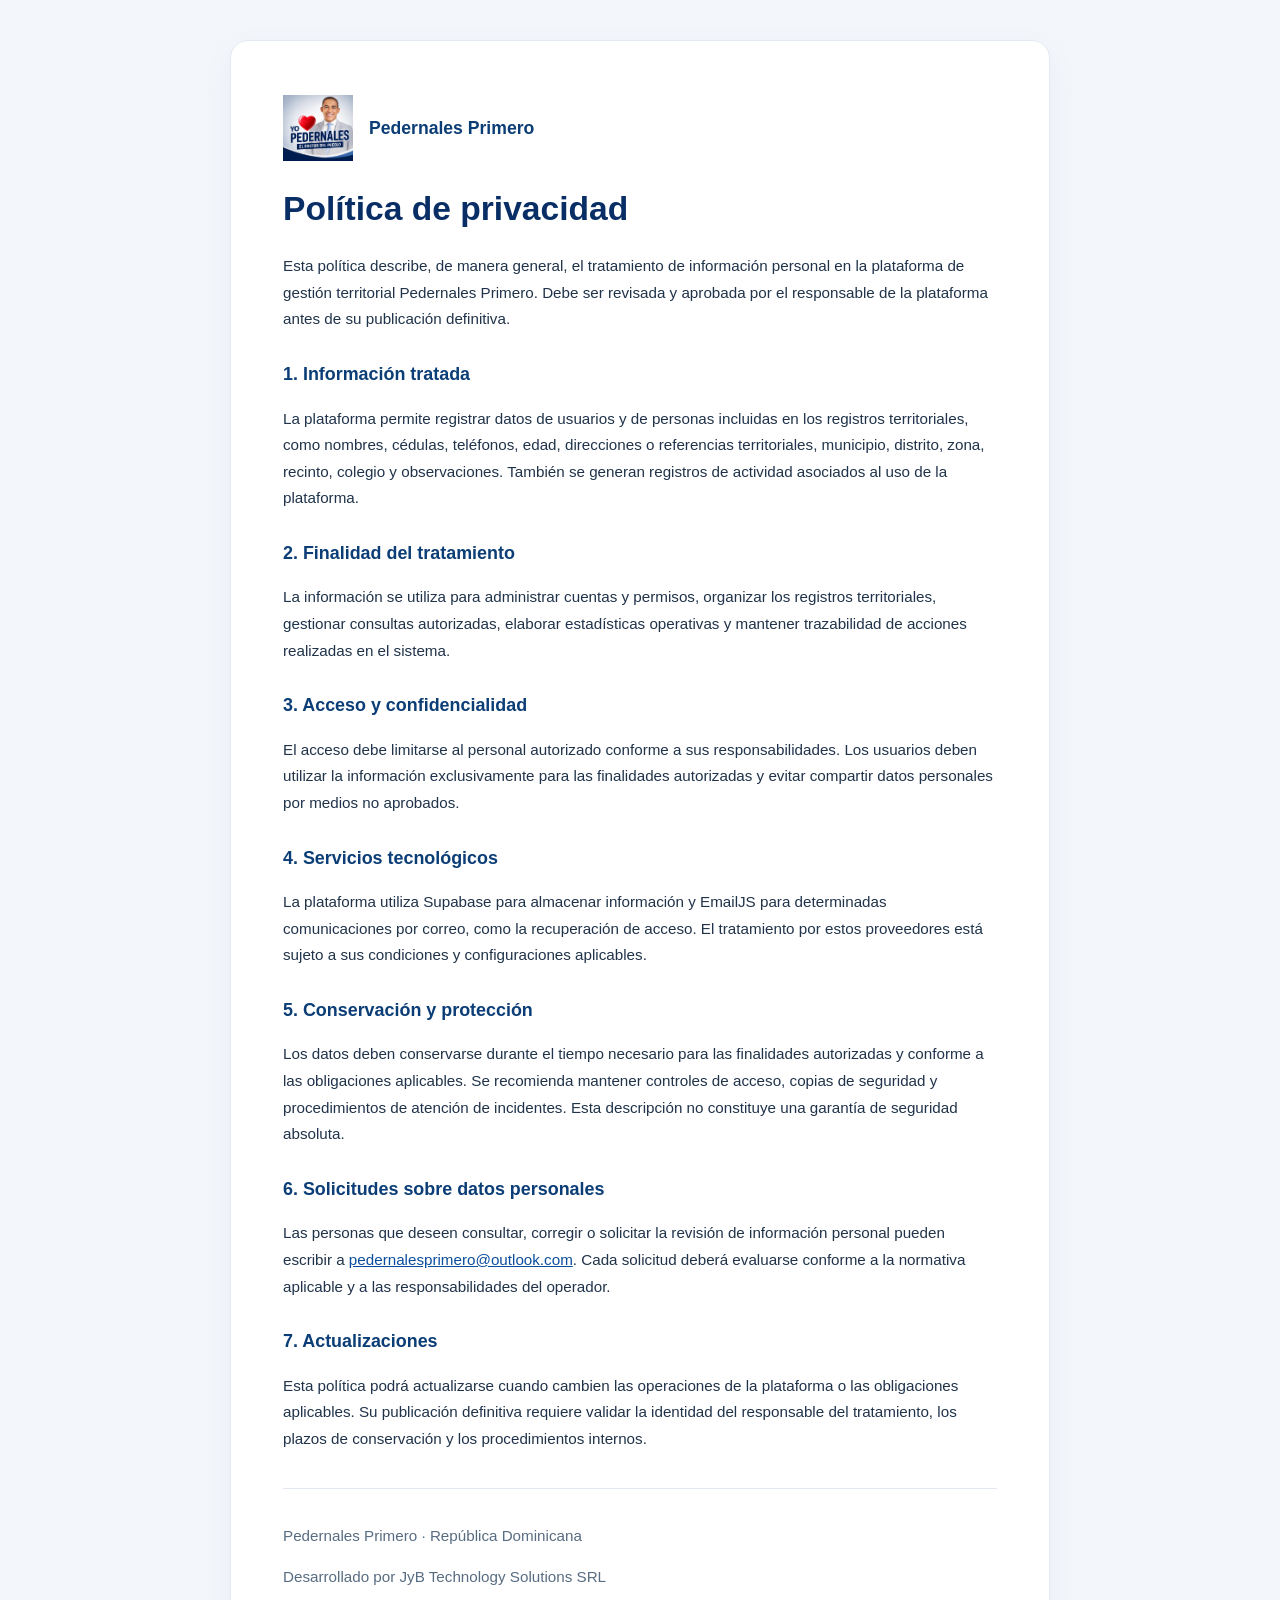
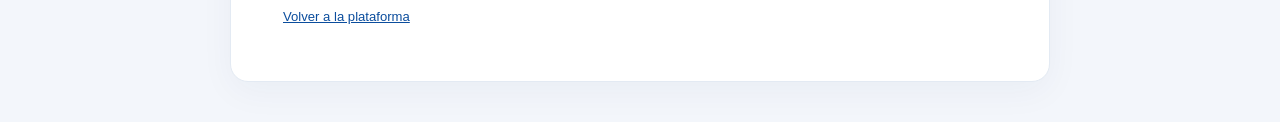
<file: privacidad.html>
<!DOCTYPE html>
<html lang="es">
<head>
<meta charset="UTF-8">
<meta name="viewport" content="width=device-width, initial-scale=1">
<title>Política de privacidad | Pedernales Primero</title>
<link rel="icon" href="Logos/logo-pedernales.png">
<style>*{box-sizing:border-box}body{margin:0;background:#f3f6fb;color:#20334a;font-family:Inter,Arial,sans-serif;line-height:1.75}main{width:min(820px,calc(100% - 32px));margin:40px auto;background:#fff;border:1px solid #e3eaf3;border-radius:18px;padding:clamp(22px,5vw,52px);box-shadow:0 10px 35px #12345b0b}header{display:flex;align-items:center;gap:16px;margin-bottom:24px}header img{width:70px;height:70px;object-fit:contain}header strong{font-size:1.1rem;color:#0b3d76}h1{color:#092e65;font-size:clamp(1.6rem,4vw,2.1rem);line-height:1.3}h2{font-size:1.12rem;color:#0b3d76;margin-top:26px}p,li{font-size:.95rem}a{color:#0b4d9d}footer{margin-top:36px;padding-top:18px;border-top:1px solid #e2e9f2;font-size:.82rem;color:#586c82}@media(max-width:480px){main{margin:16px auto}header img{width:55px;height:55px}}</style>
</head>
<body>
<main>
<header><img src="Logos/logo-pedernales.png" alt="Pedernales Primero"><strong>Pedernales Primero</strong></header>
<h1>Política de privacidad</h1>
<p>Esta política describe, de manera general, el tratamiento de información personal en la plataforma de gestión territorial Pedernales Primero. Debe ser revisada y aprobada por el responsable de la plataforma antes de su publicación definitiva.</p>
<h2>1. Información tratada</h2><p>La plataforma permite registrar datos de usuarios y de personas incluidas en los registros territoriales, como nombres, cédulas, teléfonos, edad, direcciones o referencias territoriales, municipio, distrito, zona, recinto, colegio y observaciones. También se generan registros de actividad asociados al uso de la plataforma.</p>
<h2>2. Finalidad del tratamiento</h2><p>La información se utiliza para administrar cuentas y permisos, organizar los registros territoriales, gestionar consultas autorizadas, elaborar estadísticas operativas y mantener trazabilidad de acciones realizadas en el sistema.</p>
<h2>3. Acceso y confidencialidad</h2><p>El acceso debe limitarse al personal autorizado conforme a sus responsabilidades. Los usuarios deben utilizar la información exclusivamente para las finalidades autorizadas y evitar compartir datos personales por medios no aprobados.</p>
<h2>4. Servicios tecnológicos</h2><p>La plataforma utiliza Supabase para almacenar información y EmailJS para determinadas comunicaciones por correo, como la recuperación de acceso. El tratamiento por estos proveedores está sujeto a sus condiciones y configuraciones aplicables.</p>
<h2>5. Conservación y protección</h2><p>Los datos deben conservarse durante el tiempo necesario para las finalidades autorizadas y conforme a las obligaciones aplicables. Se recomienda mantener controles de acceso, copias de seguridad y procedimientos de atención de incidentes. Esta descripción no constituye una garantía de seguridad absoluta.</p>
<h2>6. Solicitudes sobre datos personales</h2><p>Las personas que deseen consultar, corregir o solicitar la revisión de información personal pueden escribir a <a href="mailto:pedernalesprimero@outlook.com">pedernalesprimero@outlook.com</a>. Cada solicitud deberá evaluarse conforme a la normativa aplicable y a las responsabilidades del operador.</p>
<h2>7. Actualizaciones</h2><p>Esta política podrá actualizarse cuando cambien las operaciones de la plataforma o las obligaciones aplicables. Su publicación definitiva requiere validar la identidad del responsable del tratamiento, los plazos de conservación y los procedimientos internos.</p>
<footer><p>Pedernales Primero · República Dominicana</p><p>Desarrollado por JyB Technology Solutions SRL</p><a href="index.html">Volver a la plataforma</a></footer>
</main>
</body>
</html>
</file>
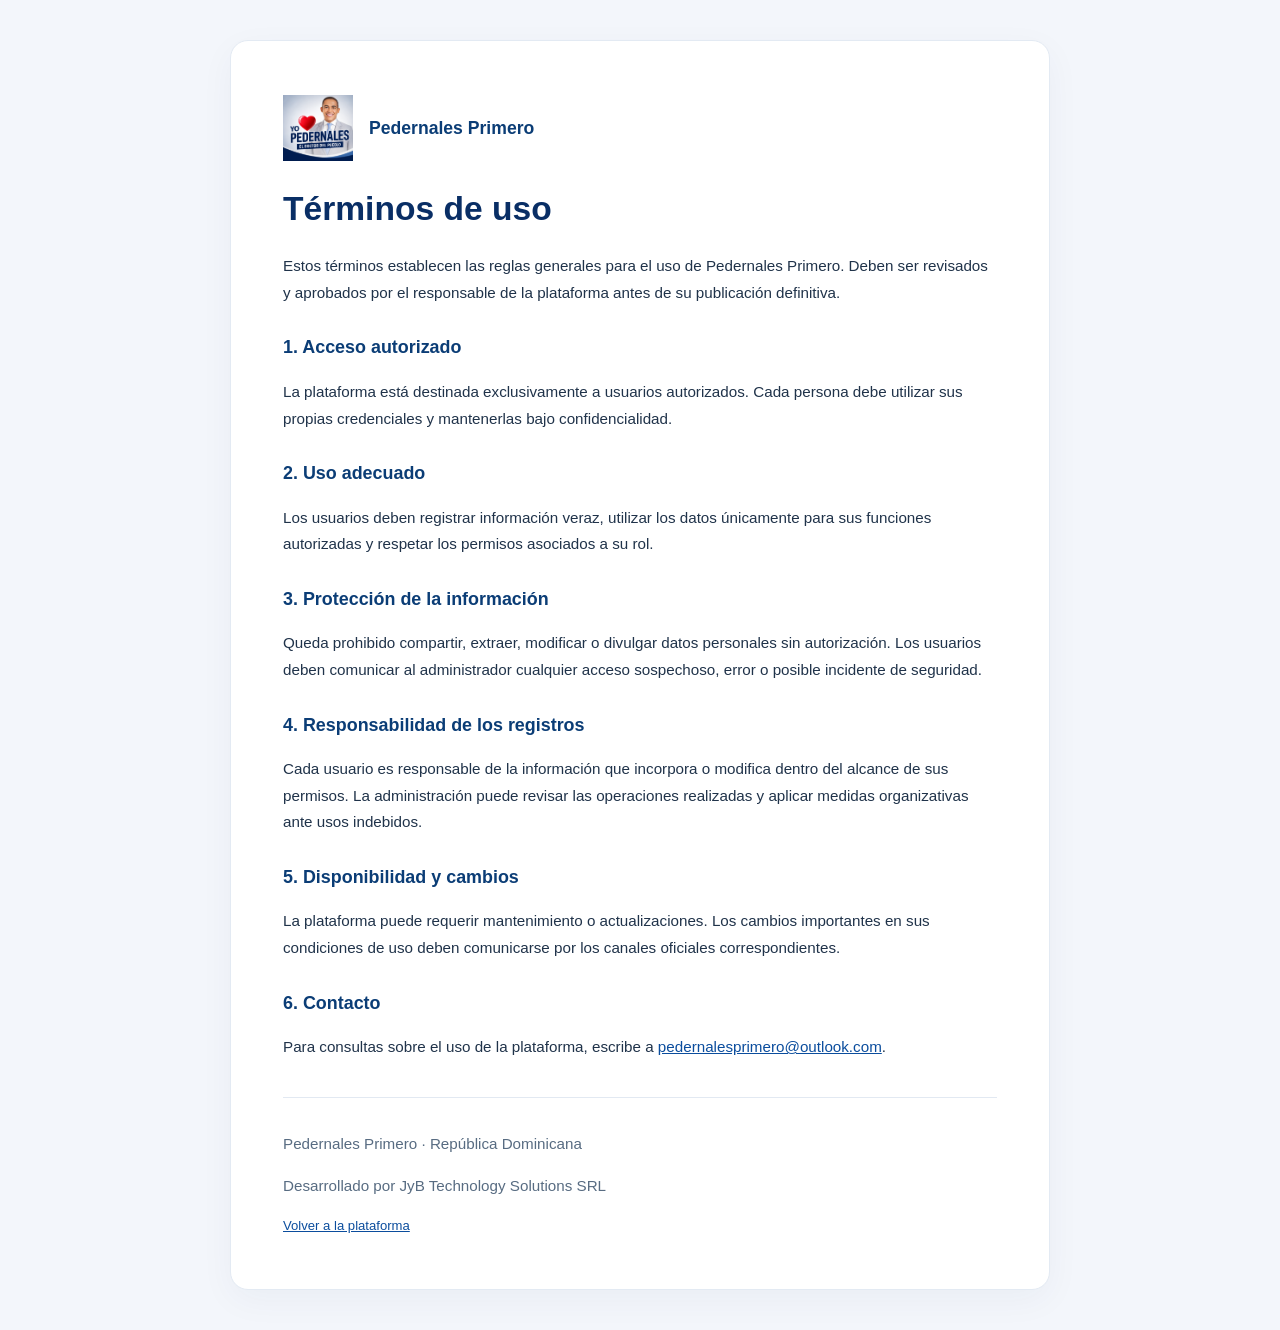
<file: terminos.html>
<!DOCTYPE html>
<html lang="es">
<head>
<meta charset="UTF-8">
<meta name="viewport" content="width=device-width, initial-scale=1">
<title>Términos de uso | Pedernales Primero</title>
<link rel="icon" href="Logos/logo-pedernales.png">
<style>*{box-sizing:border-box}body{margin:0;background:#f3f6fb;color:#20334a;font-family:Inter,Arial,sans-serif;line-height:1.75}main{width:min(820px,calc(100% - 32px));margin:40px auto;background:#fff;border:1px solid #e3eaf3;border-radius:18px;padding:clamp(22px,5vw,52px);box-shadow:0 10px 35px #12345b0b}header{display:flex;align-items:center;gap:16px;margin-bottom:24px}header img{width:70px;height:70px;object-fit:contain}header strong{font-size:1.1rem;color:#0b3d76}h1{color:#092e65;font-size:clamp(1.6rem,4vw,2.1rem);line-height:1.3}h2{font-size:1.12rem;color:#0b3d76;margin-top:26px}p,li{font-size:.95rem}a{color:#0b4d9d}footer{margin-top:36px;padding-top:18px;border-top:1px solid #e2e9f2;font-size:.82rem;color:#586c82}@media(max-width:480px){main{margin:16px auto}header img{width:55px;height:55px}}</style>
</head>
<body>
<main>
<header><img src="Logos/logo-pedernales.png" alt="Pedernales Primero"><strong>Pedernales Primero</strong></header>
<h1>Términos de uso</h1>
<p>Estos términos establecen las reglas generales para el uso de Pedernales Primero. Deben ser revisados y aprobados por el responsable de la plataforma antes de su publicación definitiva.</p>
<h2>1. Acceso autorizado</h2><p>La plataforma está destinada exclusivamente a usuarios autorizados. Cada persona debe utilizar sus propias credenciales y mantenerlas bajo confidencialidad.</p>
<h2>2. Uso adecuado</h2><p>Los usuarios deben registrar información veraz, utilizar los datos únicamente para sus funciones autorizadas y respetar los permisos asociados a su rol.</p>
<h2>3. Protección de la información</h2><p>Queda prohibido compartir, extraer, modificar o divulgar datos personales sin autorización. Los usuarios deben comunicar al administrador cualquier acceso sospechoso, error o posible incidente de seguridad.</p>
<h2>4. Responsabilidad de los registros</h2><p>Cada usuario es responsable de la información que incorpora o modifica dentro del alcance de sus permisos. La administración puede revisar las operaciones realizadas y aplicar medidas organizativas ante usos indebidos.</p>
<h2>5. Disponibilidad y cambios</h2><p>La plataforma puede requerir mantenimiento o actualizaciones. Los cambios importantes en sus condiciones de uso deben comunicarse por los canales oficiales correspondientes.</p>
<h2>6. Contacto</h2><p>Para consultas sobre el uso de la plataforma, escribe a <a href="mailto:pedernalesprimero@outlook.com">pedernalesprimero@outlook.com</a>.</p>
<footer><p>Pedernales Primero · República Dominicana</p><p>Desarrollado por JyB Technology Solutions SRL</p><a href="index.html">Volver a la plataforma</a></footer>
</main>
</body>
</html>
</file>
